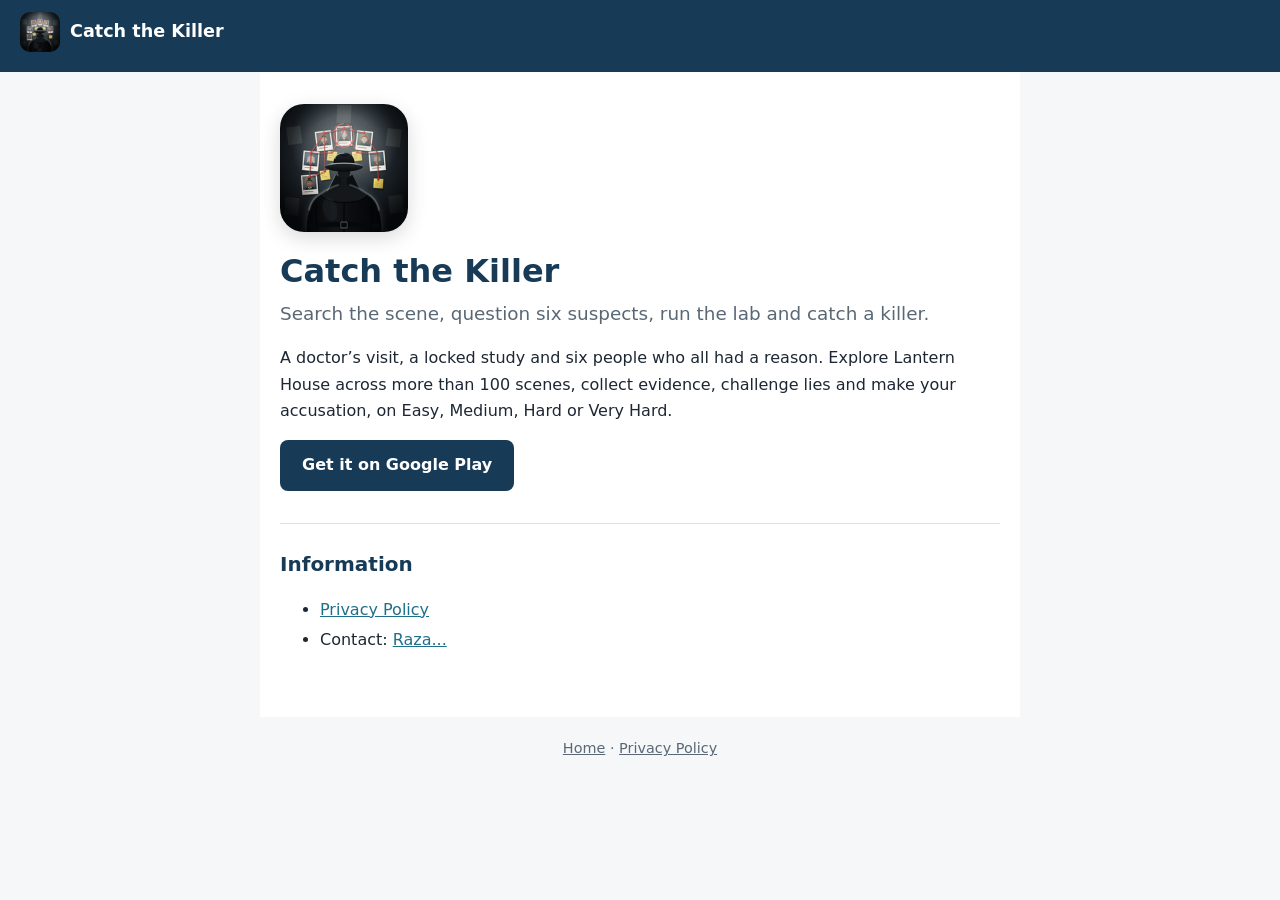
<file: index.html>
<!DOCTYPE html>
<html lang="en">
<head>
<meta charset="utf-8">
<meta name="viewport" content="width=device-width, initial-scale=1">
<title>Catch the Killer</title>
<meta http-equiv="refresh" content="0; url=catch-the-killer/">
<link rel="canonical" href="catch-the-killer/">
</head>
<body><p><a href="catch-the-killer/">Catch the Killer</a></p></body>
</html>
</file>
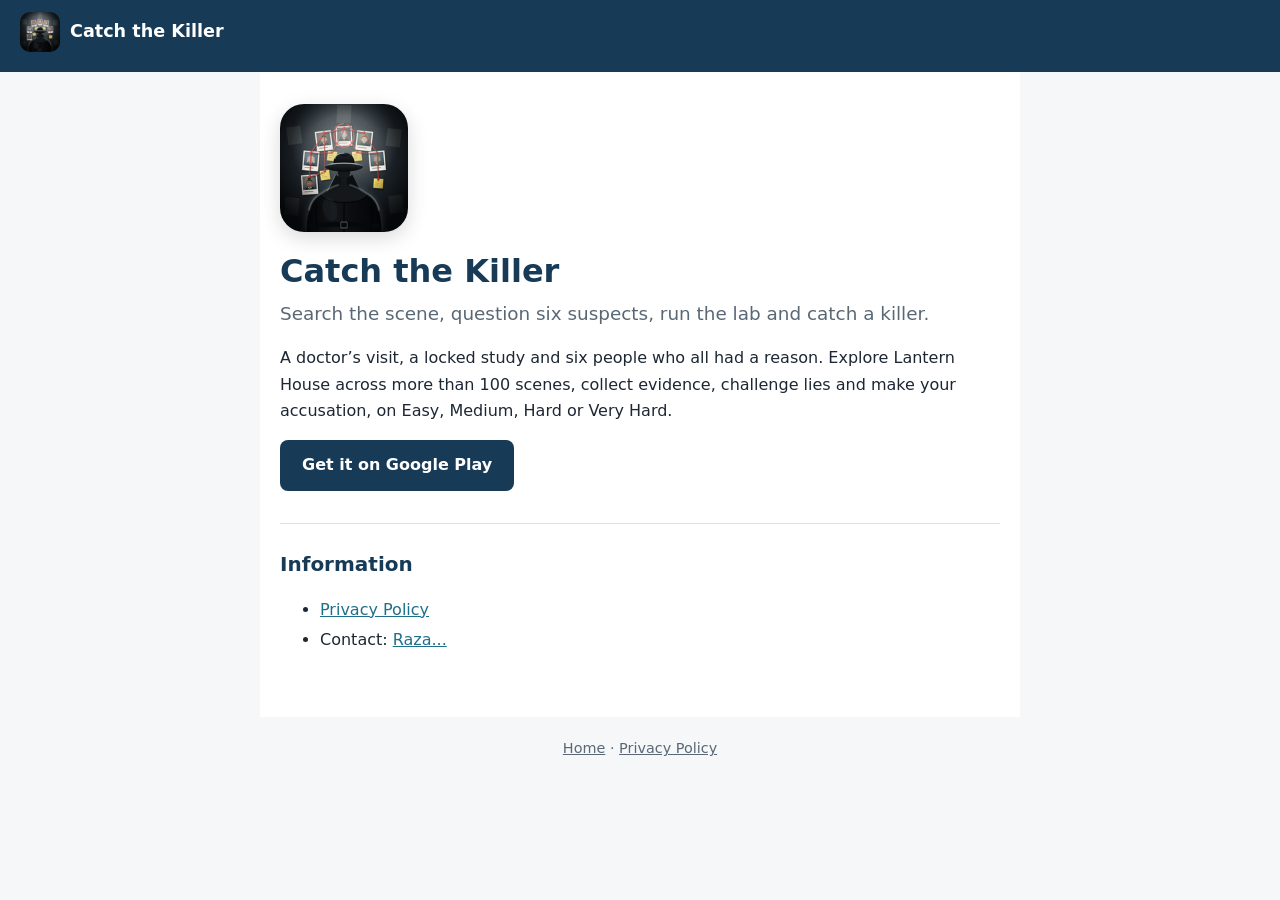
<file: catch-the-killer/index.html>
<!DOCTYPE html>
<html lang="en">
<head>
<meta charset="utf-8">
<meta name="viewport" content="width=device-width, initial-scale=1">
<title>Catch the Killer – a detective game for Android</title>
<meta name="description" content="Search the scene, question six suspects, run the lab and catch a killer.">
<link rel="icon" href="icon.png">
<link rel="stylesheet" href="style.css">
</head>
<body>
<header class="top"><a href="./" class="brand"><img src="icon.png" alt="" width="40" height="40"> Catch the Killer</a></header>
<main>
<section class="hero">
  <img src="icon.png" alt="Catch the Killer app icon" width="128" height="128">
  <div>
    <h1>Catch the Killer</h1>
    <p class="lead">Search the scene, question six suspects, run the lab and catch a killer.</p>
  </div>
</section>
<p>A doctor’s visit, a locked study and six people who all had a reason. Explore Lantern House across more than 100 scenes, collect evidence, challenge lies and make your accusation, on Easy, Medium, Hard or Very Hard.</p>
<p><a class="button" href="https://play.google.com/store/apps/details?id=com.catchthekiller.game">Get it on Google Play</a></p>
<h2>Information</h2>
<ul>
  <li><a href="privacy-policy.html">Privacy Policy</a></li>
  <li>Contact: <a href="mailto:razaraheem021@gmail.com">Raza...</a></li>
</ul>
</main>
<footer><a href="./">Home</a> · <a href="privacy-policy.html">Privacy Policy</a></footer>
</body>
</html>
</file>
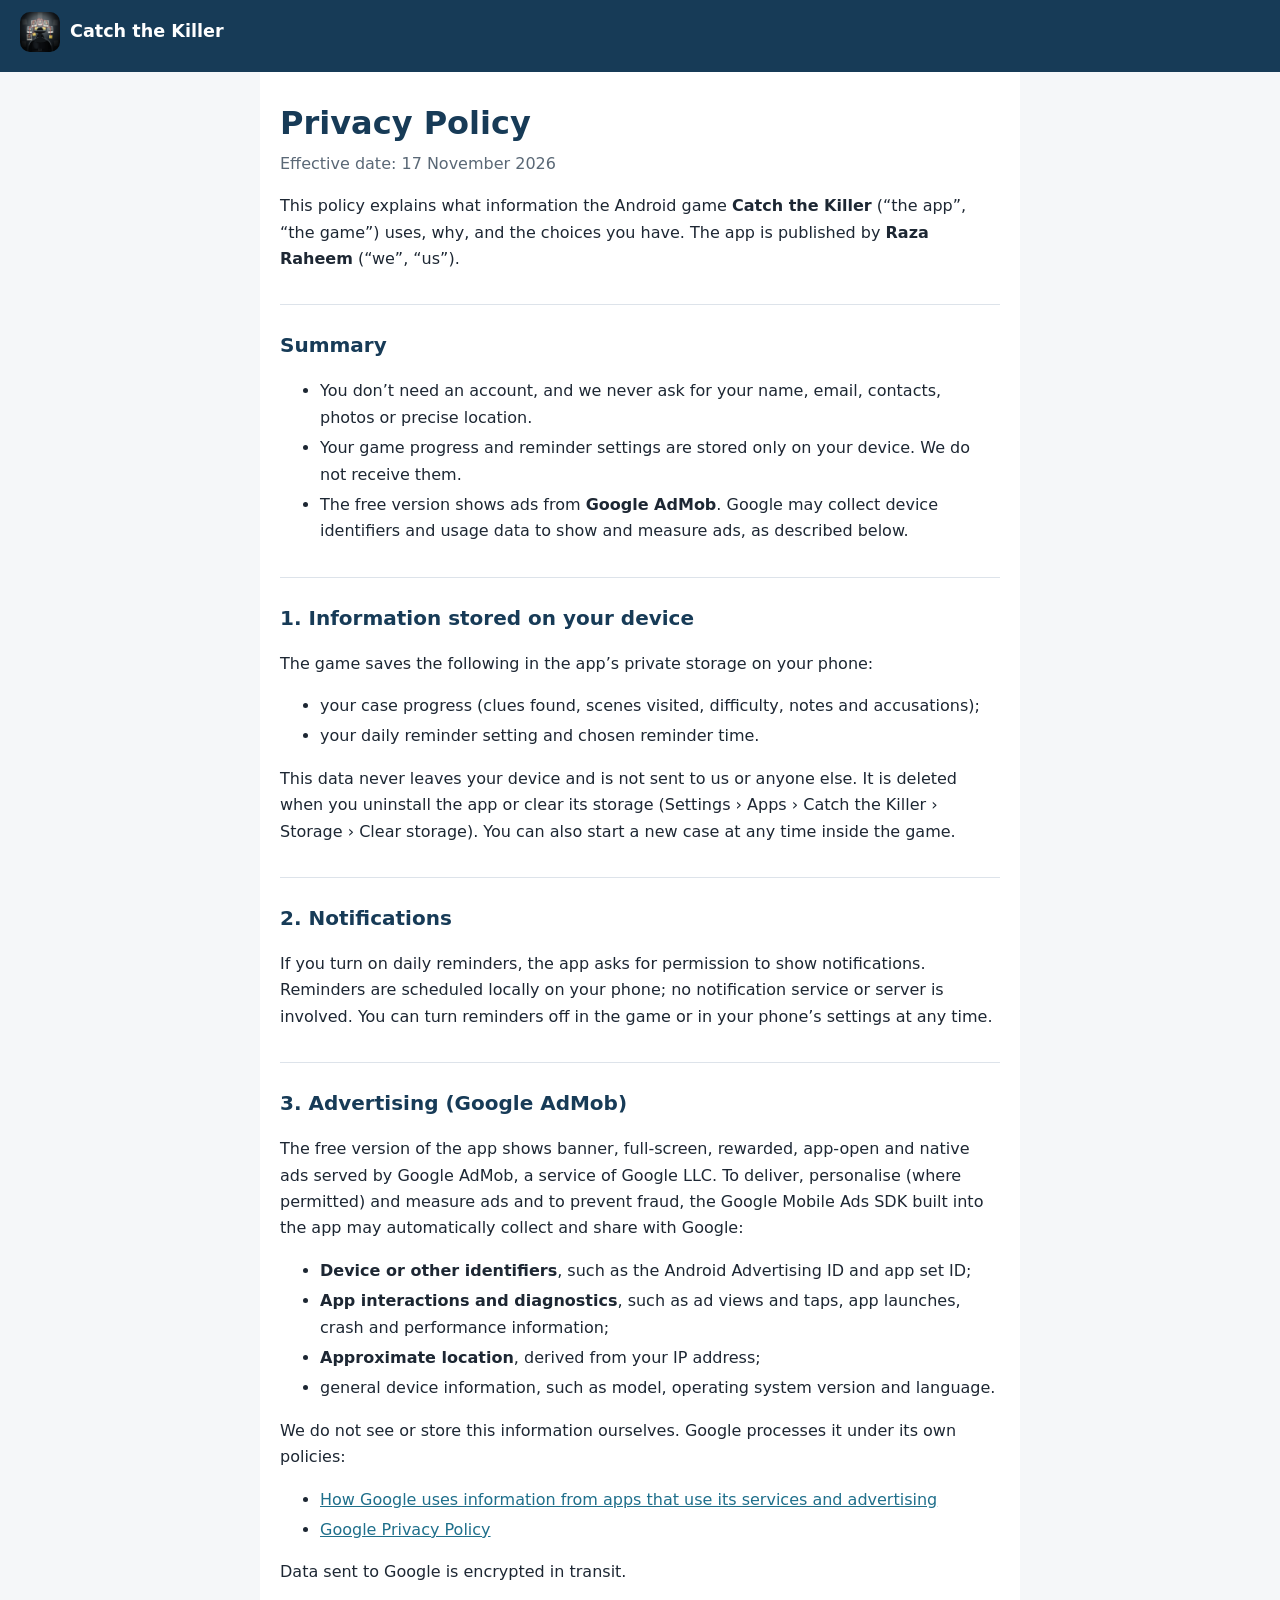
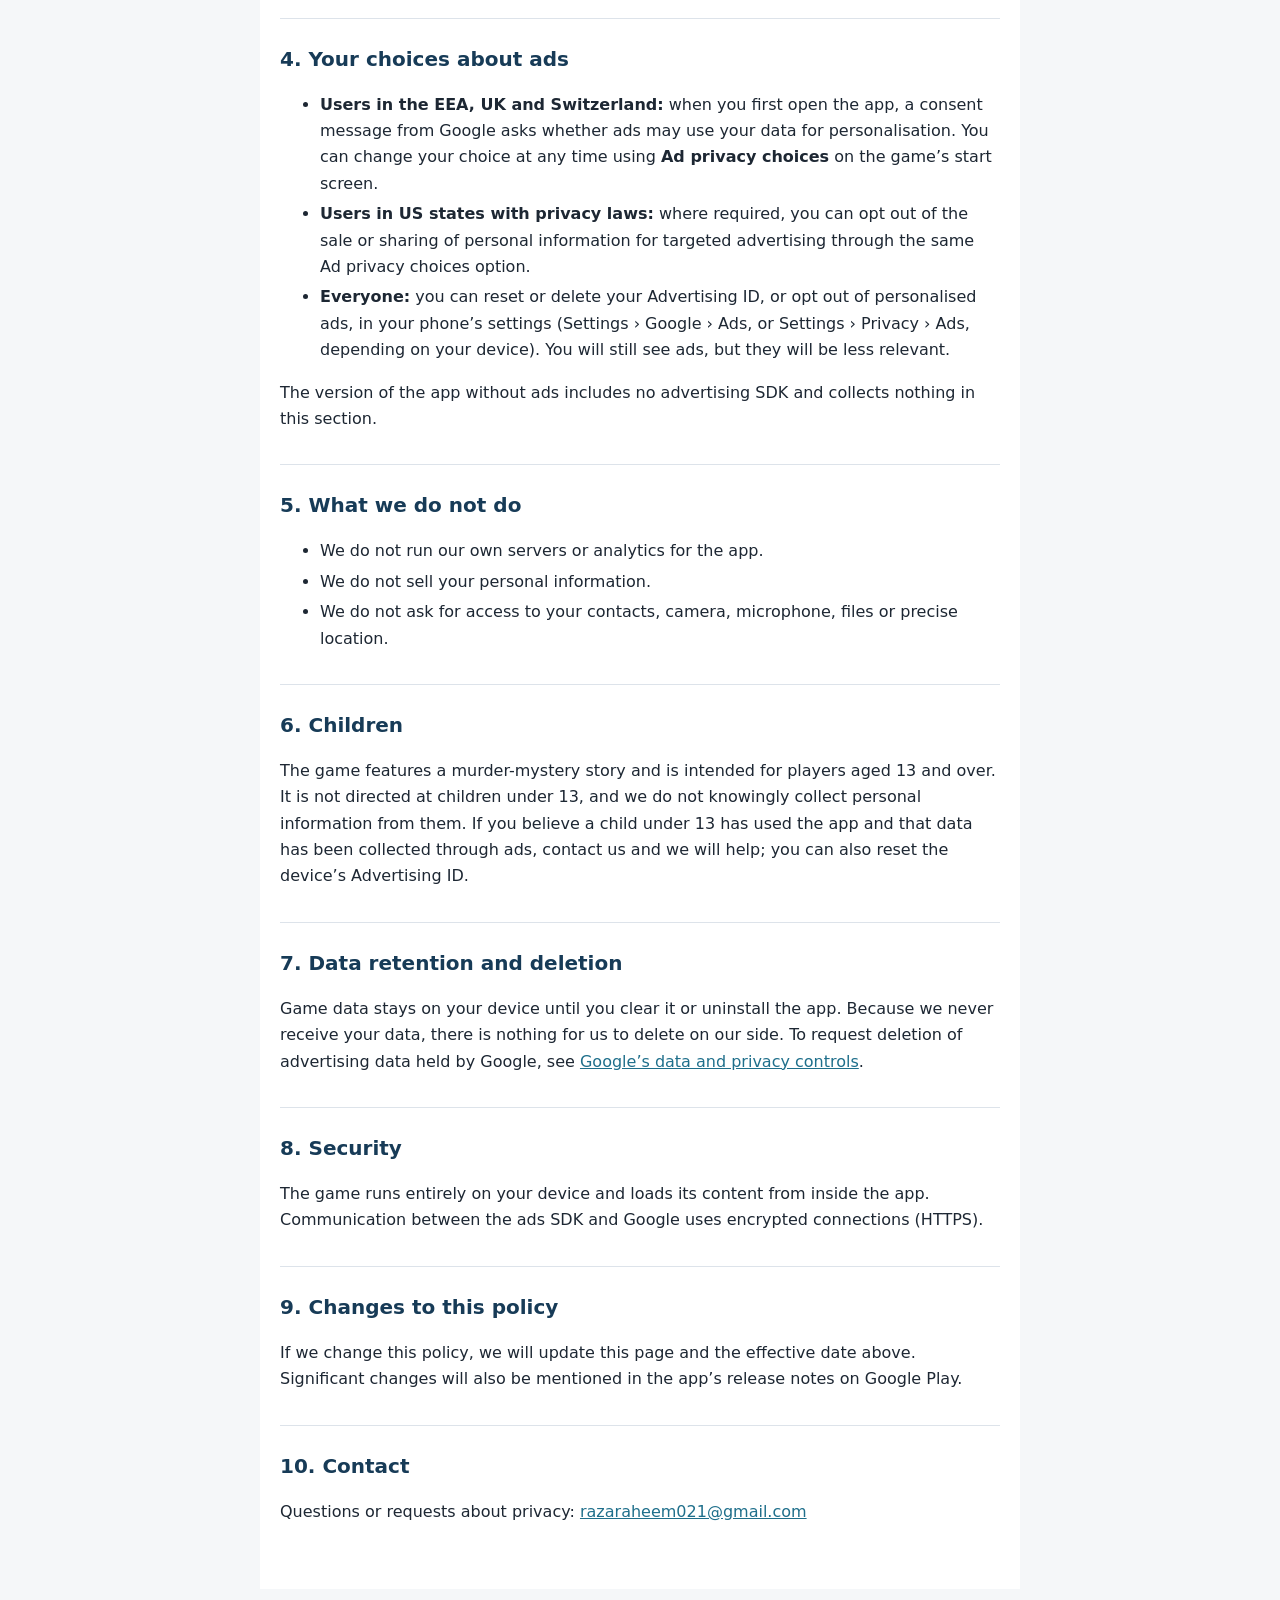
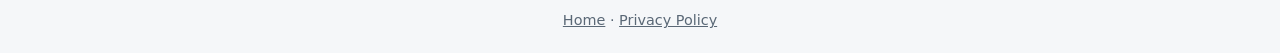
<file: privacy-policy.html>
<!DOCTYPE html>
<html lang="en">
<head>
<meta charset="utf-8">
<meta name="viewport" content="width=device-width, initial-scale=1">
<title>Privacy Policy – Catch the Killer</title>
<meta name="description" content="Privacy policy for the Android game Catch the Killer.">
<link rel="icon" href="icon.png">
<link rel="stylesheet" href="style.css">
</head>
<body>
<header class="top"><a href="./" class="brand"><img src="icon.png" alt="" width="40" height="40"> Catch the Killer</a></header>
<main>
<h1>Privacy Policy</h1>
<p class="meta">Effective date: 17 November 2026</p>

<p>This policy explains what information the Android game <strong>Catch the Killer</strong> (“the app”, “the game”) uses, why, and the choices you have. The app is published by <strong>Raza Raheem</strong> (“we”, “us”).</p>

<h2>Summary</h2>
<ul>
  <li>You don’t need an account, and we never ask for your name, email, contacts, photos or precise location.</li>
  <li>Your game progress and reminder settings are stored only on your device. We do not receive them.</li>
  <li>The free version shows ads from <strong>Google AdMob</strong>. Google may collect device identifiers and usage data to show and measure ads, as described below.</li>
</ul>

<h2>1. Information stored on your device</h2>
<p>The game saves the following in the app’s private storage on your phone:</p>
<ul>
  <li>your case progress (clues found, scenes visited, difficulty, notes and accusations);</li>
  <li>your daily reminder setting and chosen reminder time.</li>
</ul>
<p>This data never leaves your device and is not sent to us or anyone else. It is deleted when you uninstall the app or clear its storage (Settings › Apps › Catch the Killer › Storage › Clear storage). You can also start a new case at any time inside the game.</p>

<h2>2. Notifications</h2>
<p>If you turn on daily reminders, the app asks for permission to show notifications. Reminders are scheduled locally on your phone; no notification service or server is involved. You can turn reminders off in the game or in your phone’s settings at any time.</p>

<h2>3. Advertising (Google AdMob)</h2>
<p>The free version of the app shows banner, full-screen, rewarded, app-open and native ads served by Google AdMob, a service of Google LLC. To deliver, personalise (where permitted) and measure ads and to prevent fraud, the Google Mobile Ads SDK built into the app may automatically collect and share with Google:</p>
<ul>
  <li><strong>Device or other identifiers</strong>, such as the Android Advertising ID and app set ID;</li>
  <li><strong>App interactions and diagnostics</strong>, such as ad views and taps, app launches, crash and performance information;</li>
  <li><strong>Approximate location</strong>, derived from your IP address;</li>
  <li>general device information, such as model, operating system version and language.</li>
</ul>
<p>We do not see or store this information ourselves. Google processes it under its own policies:</p>
<ul>
  <li><a href="https://policies.google.com/technologies/ads">How Google uses information from apps that use its services and advertising</a></li>
  <li><a href="https://policies.google.com/privacy">Google Privacy Policy</a></li>
</ul>
<p>Data sent to Google is encrypted in transit.</p>

<h2>4. Your choices about ads</h2>
<ul>
  <li><strong>Users in the EEA, UK and Switzerland:</strong> when you first open the app, a consent message from Google asks whether ads may use your data for personalisation. You can change your choice at any time using <strong>Ad privacy choices</strong> on the game’s start screen.</li>
  <li><strong>Users in US states with privacy laws:</strong> where required, you can opt out of the sale or sharing of personal information for targeted advertising through the same Ad privacy choices option.</li>
  <li><strong>Everyone:</strong> you can reset or delete your Advertising ID, or opt out of personalised ads, in your phone’s settings (Settings › Google › Ads, or Settings › Privacy › Ads, depending on your device). You will still see ads, but they will be less relevant.</li>
</ul>
<p>The version of the app without ads includes no advertising SDK and collects nothing in this section.</p>

<h2>5. What we do not do</h2>
<ul>
  <li>We do not run our own servers or analytics for the app.</li>
  <li>We do not sell your personal information.</li>
  <li>We do not ask for access to your contacts, camera, microphone, files or precise location.</li>
</ul>

<h2>6. Children</h2>
<p>The game features a murder-mystery story and is intended for players aged 13 and over. It is not directed at children under 13, and we do not knowingly collect personal information from them. If you believe a child under 13 has used the app and that data has been collected through ads, contact us and we will help; you can also reset the device’s Advertising ID.</p>

<h2>7. Data retention and deletion</h2>
<p>Game data stays on your device until you clear it or uninstall the app. Because we never receive your data, there is nothing for us to delete on our side. To request deletion of advertising data held by Google, see <a href="https://myaccount.google.com/data-and-privacy">Google’s data and privacy controls</a>.</p>

<h2>8. Security</h2>
<p>The game runs entirely on your device and loads its content from inside the app. Communication between the ads SDK and Google uses encrypted connections (HTTPS).</p>

<h2>9. Changes to this policy</h2>
<p>If we change this policy, we will update this page and the effective date above. Significant changes will also be mentioned in the app’s release notes on Google Play.</p>

<h2>10. Contact</h2>
<p>Questions or requests about privacy: <a href="mailto:razaraheem021@gmail.com">razaraheem021@gmail.com</a></p>
</main>
<footer><a href="./">Home</a> · <a href="privacy-policy.html">Privacy Policy</a></footer>
</body>
</html>
</file>
<file: catch-the-killer/style.css>
:root { --brand: #173B57; --text: #1d2733; --muted: #5a6876; --line: #dde3ea; --link: #1f6f8b; }
* { box-sizing: border-box; }
body { margin: 0; font: 16px/1.65 system-ui, -apple-system, "Segoe UI", Roboto, sans-serif; color: var(--text); background: #f5f7f9; }
.top { background: var(--brand); padding: 12px 20px; }
.brand { color: #fff; text-decoration: none; font-weight: 700; font-size: 1.1rem; display: inline-flex; align-items: center; gap: 10px; }
.brand img { border-radius: 10px; }
main { max-width: 760px; margin: 0 auto; padding: 32px 20px 48px; background: #fff; min-height: 70vh; }
h1 { font-size: 2rem; line-height: 1.2; margin: 0 0 8px; color: var(--brand); }
h2 { font-size: 1.25rem; margin: 32px 0 8px; color: var(--brand); border-top: 1px solid var(--line); padding-top: 24px; }
.meta { color: var(--muted); margin-top: 0; }
a { color: var(--link); }
li { margin: 4px 0; }
.hero { display: flex; gap: 20px; align-items: center; flex-wrap: wrap; margin-bottom: 16px; }
.hero img { border-radius: 24px; box-shadow: 0 6px 20px rgba(0,0,0,.15); }
.lead { font-size: 1.15rem; color: var(--muted); margin: 0; }
.button { display: inline-block; background: var(--brand); color: #fff; padding: 12px 22px; border-radius: 8px; text-decoration: none; font-weight: 600; }
footer { text-align: center; color: var(--muted); padding: 20px; font-size: .9rem; }
footer a { color: var(--muted); }
</file>
<file: style.css>
:root { --brand: #173B57; --text: #1d2733; --muted: #5a6876; --line: #dde3ea; --link: #1f6f8b; }
* { box-sizing: border-box; }
body { margin: 0; font: 16px/1.65 system-ui, -apple-system, "Segoe UI", Roboto, sans-serif; color: var(--text); background: #f5f7f9; }
.top { background: var(--brand); padding: 12px 20px; }
.brand { color: #fff; text-decoration: none; font-weight: 700; font-size: 1.1rem; display: inline-flex; align-items: center; gap: 10px; }
.brand img { border-radius: 10px; }
main { max-width: 760px; margin: 0 auto; padding: 32px 20px 48px; background: #fff; min-height: 70vh; }
h1 { font-size: 2rem; line-height: 1.2; margin: 0 0 8px; color: var(--brand); }
h2 { font-size: 1.25rem; margin: 32px 0 8px; color: var(--brand); border-top: 1px solid var(--line); padding-top: 24px; }
.meta { color: var(--muted); margin-top: 0; }
a { color: var(--link); }
li { margin: 4px 0; }
.hero { display: flex; gap: 20px; align-items: center; flex-wrap: wrap; margin-bottom: 16px; }
.hero img { border-radius: 24px; box-shadow: 0 6px 20px rgba(0,0,0,.15); }
.lead { font-size: 1.15rem; color: var(--muted); margin: 0; }
.button { display: inline-block; background: var(--brand); color: #fff; padding: 12px 22px; border-radius: 8px; text-decoration: none; font-weight: 600; }
footer { text-align: center; color: var(--muted); padding: 20px; font-size: .9rem; }
footer a { color: var(--muted); }
</file>
